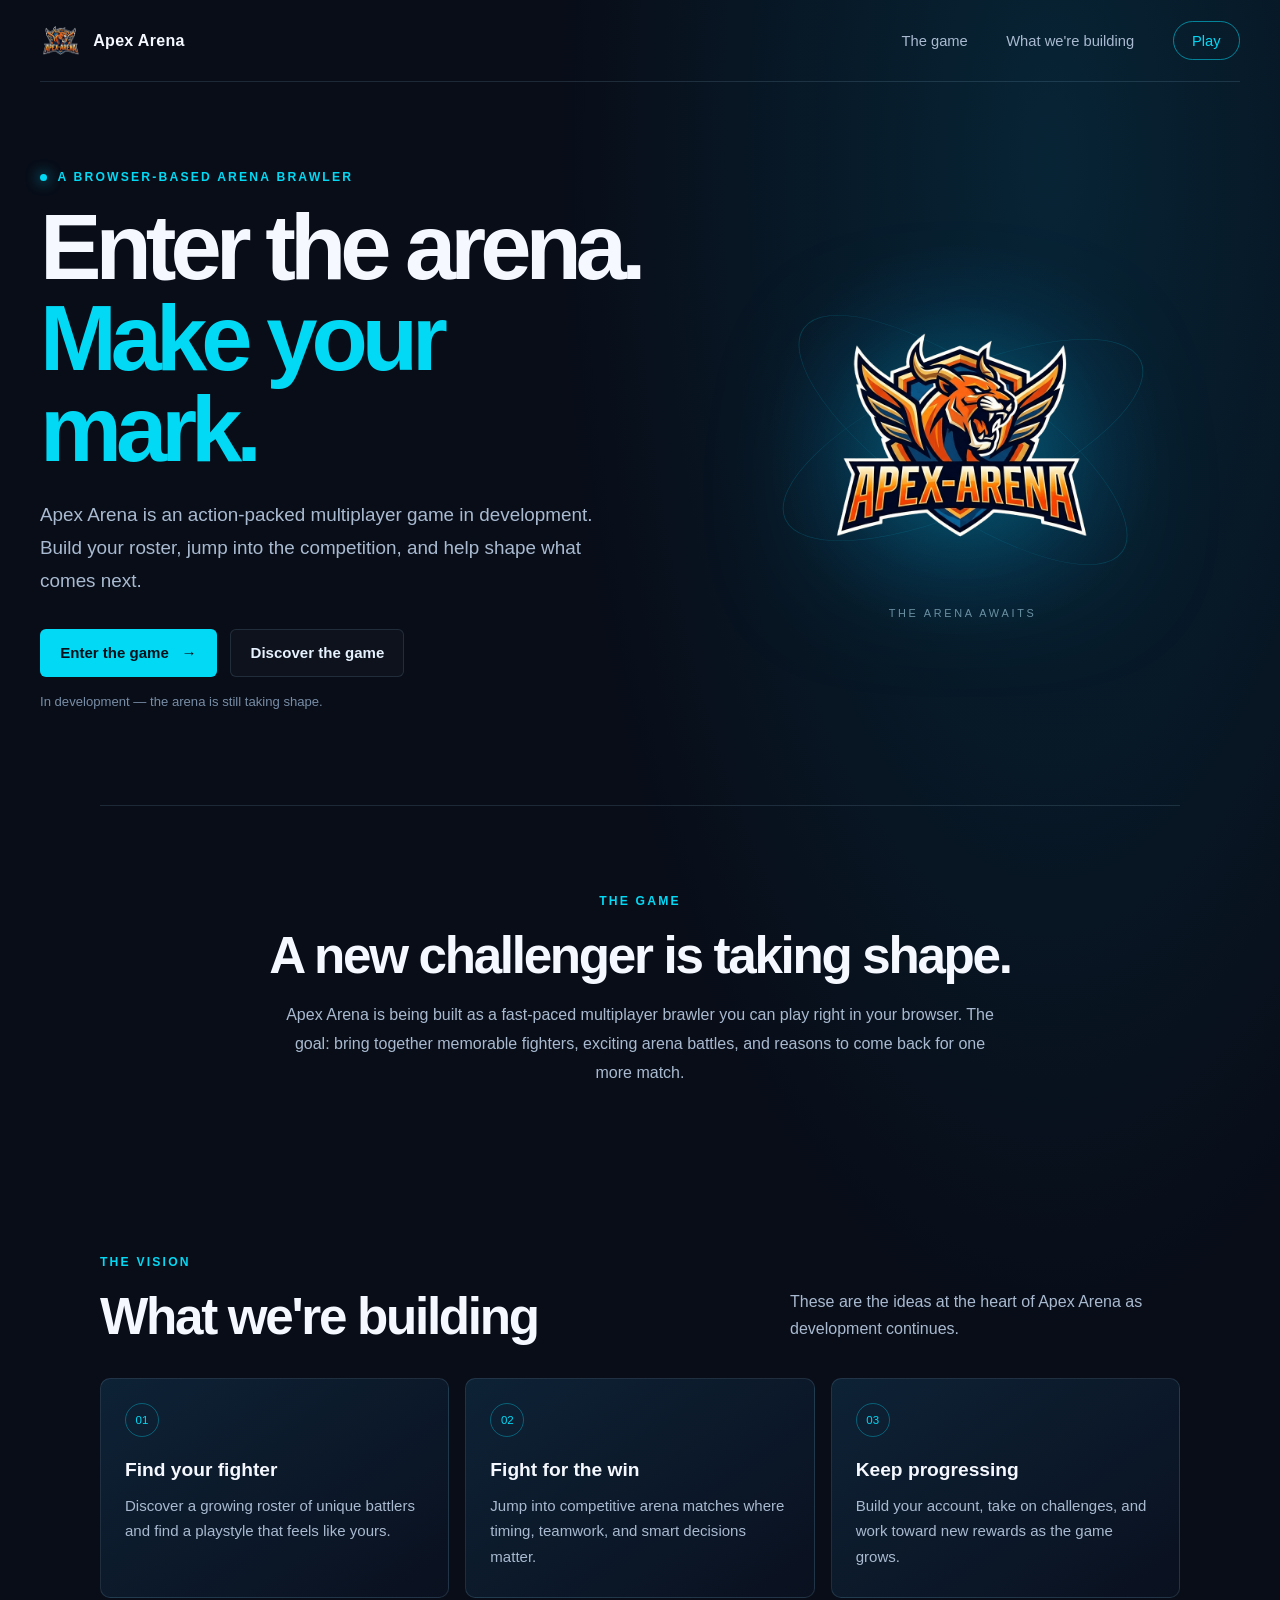
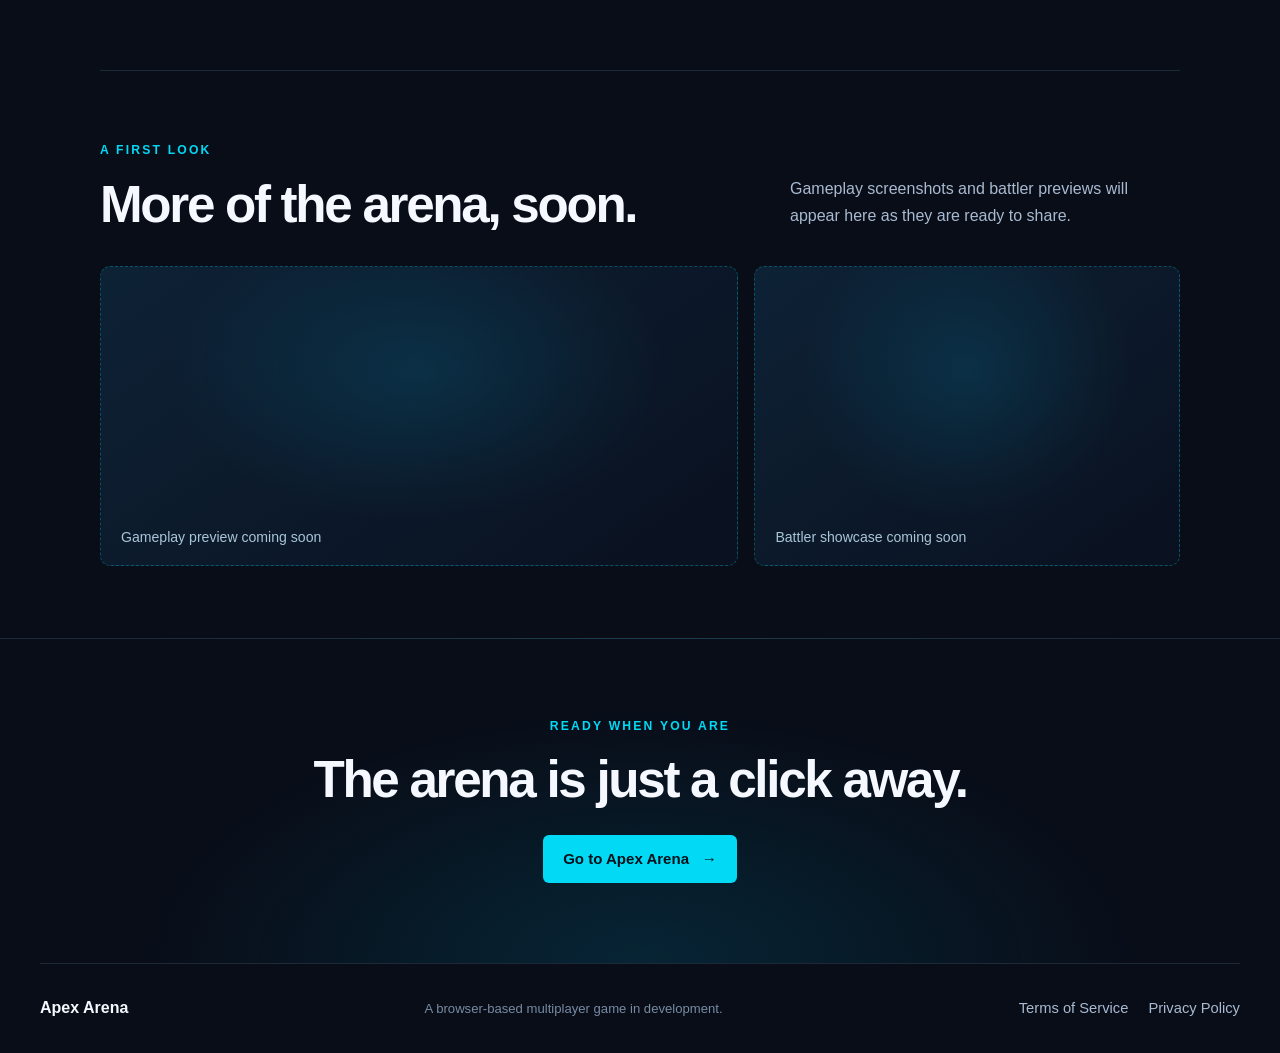
<file: about/index.html>
<!DOCTYPE html>
<html lang="en">
<head>
    <meta charset="UTF-8">
    <meta name="viewport" content="width=device-width, initial-scale=1">
    <meta name="theme-color" content="#0d111f">
    <meta name="description" content="Discover Apex Arena, a multiplayer arena brawler being built for the browser.">
    <title>About Apex Arena</title>
    <link rel="icon" type="image/svg+xml" href="../assets/icons/apex-arena.svg">
    <link rel="stylesheet" href="../css/about.css">
</head>
<body>
    <header class="site-header">
        <a class="brand" href="./" aria-label="Apex Arena home">
            <img src="../assets/icons/apex-arena.png" alt="">
            <span>Apex Arena</span>
        </a>
        <nav aria-label="Main navigation">
            <a href="#about">The game</a>
            <a href="#features">What we're building</a>
            <a class="nav-play" href="../">Play</a>
        </nav>
    </header>

    <main>
        <section class="hero" aria-labelledby="hero-title">
            <div class="hero-copy">
                <p class="eyebrow"><span aria-hidden="true"></span> A browser-based arena brawler</p>
                <h1 id="hero-title">Enter the arena.<br><span>Make your mark.</span></h1>
                <p class="hero-description">
                    Apex Arena is an action-packed multiplayer game in development.
                    Build your roster, jump into the competition, and help shape what comes next.
                </p>
                <div class="hero-actions">
                    <a class="button button-primary" href="../">Enter the game <span aria-hidden="true">→</span></a>
                    <a class="button button-secondary" href="#features">Discover the game</a>
                </div>
                <p class="development-note">In development — the arena is still taking shape.</p>
            </div>
            <div class="hero-art" role="img" aria-label="Apex Arena game emblem">
                <div class="orbit orbit-one"></div>
                <div class="orbit orbit-two"></div>
                <img src="../assets/icons/apex-arena.png" alt="">
                <span class="art-caption">THE ARENA AWAITS</span>
            </div>
        </section>

        <section class="intro section-wrap" id="about" aria-labelledby="about-title">
            <p class="eyebrow">The game</p>
            <h2 id="about-title">A new challenger is taking shape.</h2>
            <p>
                Apex Arena is being built as a fast-paced multiplayer brawler you can play
                right in your browser. The goal: bring together memorable fighters, exciting
                arena battles, and reasons to come back for one more match.
            </p>
        </section>

        <section class="features section-wrap" id="features" aria-labelledby="features-title">
            <div class="section-heading">
                <div>
                    <p class="eyebrow">The vision</p>
                    <h2 id="features-title">What we're building</h2>
                </div>
                <p>These are the ideas at the heart of Apex Arena as development continues.</p>
            </div>
            <div class="feature-grid">
                <article class="feature-card">
                    <span class="feature-number">01</span>
                    <h3>Find your fighter</h3>
                    <p>Discover a growing roster of unique battlers and find a playstyle that feels like yours.</p>
                </article>
                <article class="feature-card">
                    <span class="feature-number">02</span>
                    <h3>Fight for the win</h3>
                    <p>Jump into competitive arena matches where timing, teamwork, and smart decisions matter.</p>
                </article>
                <article class="feature-card">
                    <span class="feature-number">03</span>
                    <h3>Keep progressing</h3>
                    <p>Build your account, take on challenges, and work toward new rewards as the game grows.</p>
                </article>
            </div>
        </section>

        <section class="preview-section section-wrap" aria-labelledby="preview-title">
            <div class="section-heading">
                <div>
                    <p class="eyebrow">A first look</p>
                    <h2 id="preview-title">More of the arena, soon.</h2>
                </div>
                <p>Gameplay screenshots and battler previews will appear here as they are ready to share.</p>
            </div>
            <div class="preview-grid" aria-label="Gameplay previews coming soon">
                <div class="preview-card preview-main"><span>Gameplay preview coming soon</span></div>
                <div class="preview-card preview-side"><span>Battler showcase coming soon</span></div>
            </div>
        </section>

        <section class="closing-cta" aria-labelledby="closing-title">
            <p class="eyebrow">Ready when you are</p>
            <h2 id="closing-title">The arena is just a click away.</h2>
            <a class="button button-primary" href="../">Go to Apex Arena <span aria-hidden="true">→</span></a>
        </section>
    </main>

    <footer class="site-footer">
        <a class="footer-brand" href="./">Apex Arena</a>
        <p>A browser-based multiplayer game in development.</p>
        <nav aria-label="Legal">
            <a href="../terms-of-service/">Terms of Service</a>
            <a href="../privacy-policy/">Privacy Policy</a>
        </nav>
    </footer>
</body>
</html>
</file>
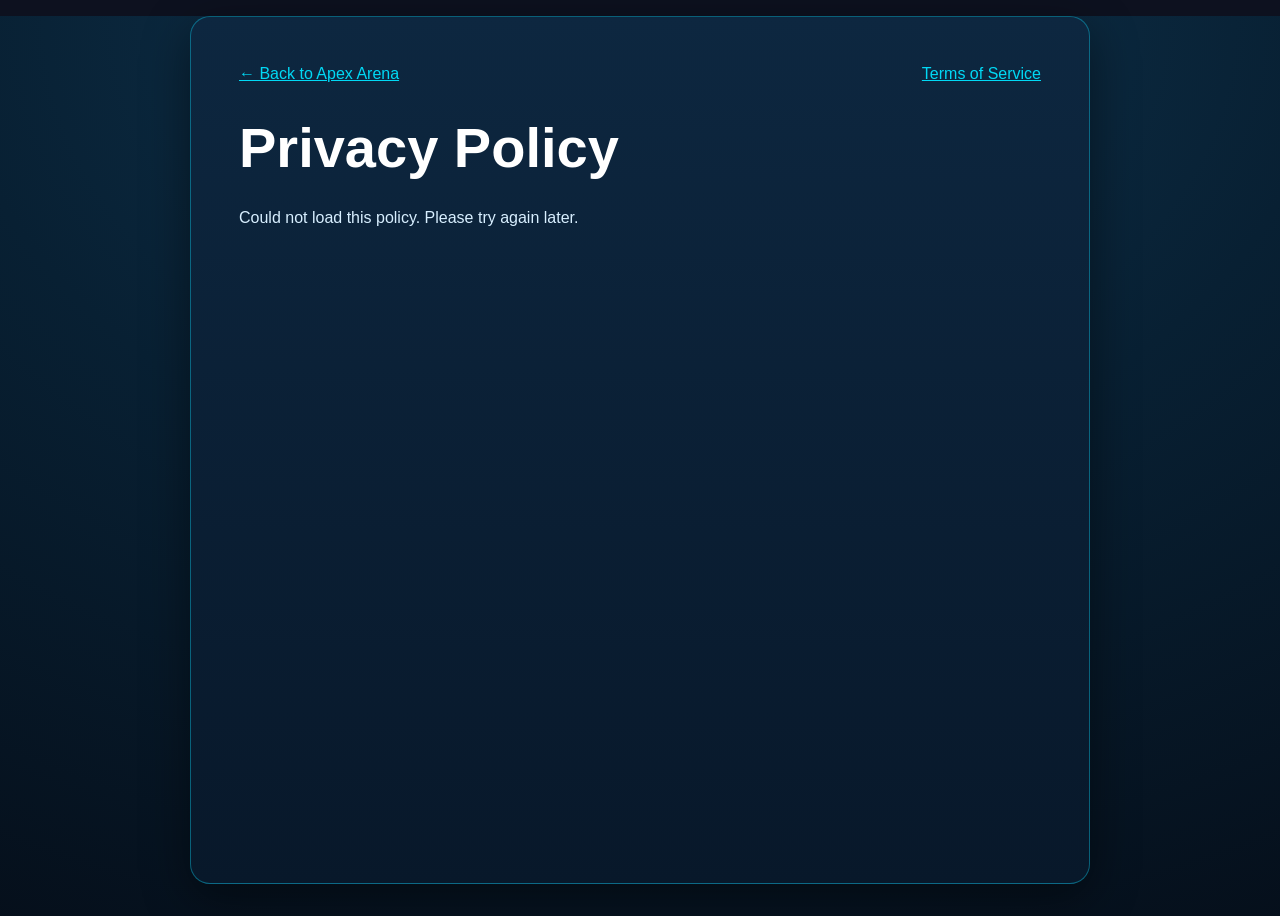
<file: privacy-policy/index.html>
<!DOCTYPE html>
<html lang="en">
<head>
    <meta charset="UTF-8">
    <meta name="viewport" content="width=device-width, initial-scale=1">
    <meta name="theme-color" content="#0d111f">
    <meta name="description" content="Apex Arena Privacy Policy">
    <title>Privacy Policy | Apex Arena</title>
    <link rel="icon" href="../assets/icons/favicon.ico">
    <link rel="stylesheet" href="../css/legal-policy.css">
    <script type="module" src="../js/legal-policy.js"></script>
</head>
<body>
    <main id="policy-page" data-policy-key="privacy_policy" data-policy-title="Privacy Policy">
        <nav class="policy-navigation" aria-label="Legal pages">
            <a href="../">← Back to Apex Arena</a>
            <a href="../terms-of-service/">Terms of Service</a>
        </nav>
        <h1 id="policy-title">Privacy Policy</h1>
        <p id="policy-status" role="status" aria-live="polite">Loading policy…</p>
        <article id="policy-content" class="policy-content"></article>
    </main>
</body>
</html>
</file>
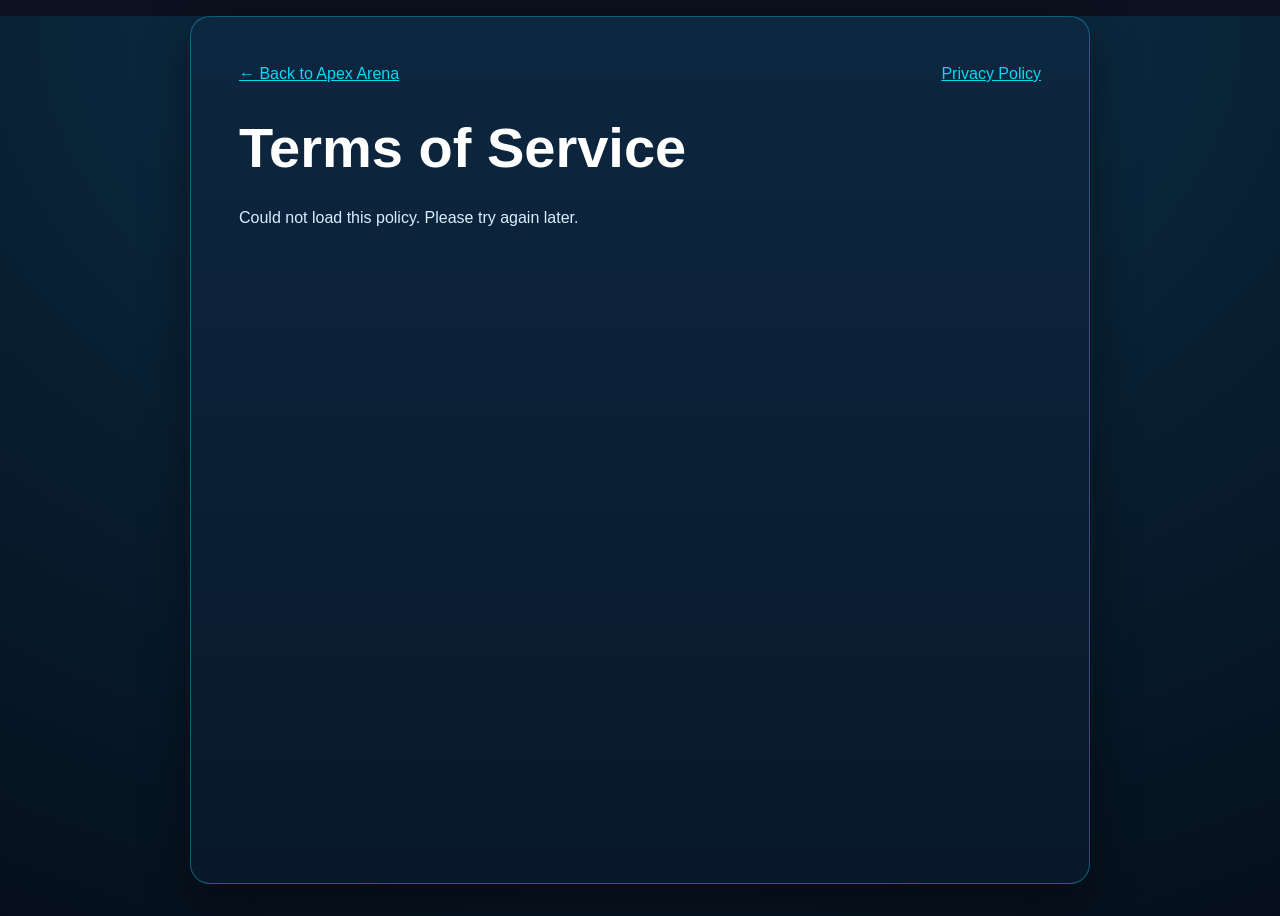
<file: terms-of-service/index.html>
<!DOCTYPE html>
<html lang="en">
<head>
    <meta charset="UTF-8">
    <meta name="viewport" content="width=device-width, initial-scale=1">
    <meta name="theme-color" content="#0d111f">
    <meta name="description" content="Apex Arena Terms of Service">
    <title>Terms of Service | Apex Arena</title>
    <link rel="icon" href="../assets/icons/favicon.ico">
    <link rel="stylesheet" href="../css/legal-policy.css">
    <script type="module" src="../js/legal-policy.js"></script>
</head>
<body>
    <main id="policy-page" data-policy-key="terms_of_service" data-policy-title="Terms of Service">
        <nav class="policy-navigation" aria-label="Legal pages">
            <a href="../">← Back to Apex Arena</a>
            <a href="../privacy-policy/">Privacy Policy</a>
        </nav>
        <h1 id="policy-title">Terms of Service</h1>
        <p id="policy-status" role="status" aria-live="polite">Loading policy…</p>
        <article id="policy-content" class="policy-content"></article>
    </main>
</body>
</html>
</file>
<file: css/about.css>
:root {
    color-scheme: dark;
    font-family: Arial, sans-serif;
    color: #f5f8ff;
    background: #080d18;
    font-synthesis: none;
    text-rendering: optimizeLegibility;
    -webkit-font-smoothing: antialiased;
    --cyan: #01d9f5;
    --muted: #a9bad0;
    --line: rgba(165, 211, 240, 0.14);
}

* {
    box-sizing: border-box;
}

html {
    scroll-behavior: smooth;
}

body {
    margin: 0;
    min-width: 320px;
    background:
        radial-gradient(ellipse at 82% 6%, rgba(0, 157, 208, 0.16), transparent 31rem),
        #080d18;
}

a {
    color: inherit;
}

.site-header {
    width: min(100% - 3rem, 1200px);
    min-height: 82px;
    margin: 0 auto;
    display: flex;
    align-items: center;
    justify-content: space-between;
    gap: 2rem;
    border-bottom: 1px solid var(--line);
}

.brand,
.site-header nav,
.site-footer nav {
    display: flex;
    align-items: center;
}

.brand {
    gap: 0.7rem;
    text-decoration: none;
    font-weight: 800;
    letter-spacing: 0.02em;
}

.brand img {
    width: 42px;
    height: 42px;
    object-fit: contain;
}

.site-header nav {
    gap: clamp(1rem, 3vw, 2.5rem);
}

.site-header nav a,
.site-footer nav a {
    color: var(--muted);
    text-decoration: none;
    font-size: 0.92rem;
    transition: color 160ms ease;
}

.site-header nav a:hover,
.site-footer nav a:hover {
    color: #fff;
}

.site-header nav .nav-play {
    padding: 0.65rem 1.15rem;
    border: 1px solid rgba(1, 217, 245, 0.55);
    border-radius: 999px;
    color: var(--cyan);
}

.hero {
    width: min(100% - 3rem, 1200px);
    min-height: 650px;
    margin: 0 auto;
    padding: 5.5rem 0 6rem;
    display: grid;
    grid-template-columns: 1.05fr 0.95fr;
    align-items: center;
    gap: 2rem;
}

.hero-copy {
    position: relative;
    z-index: 1;
}

.eyebrow {
    margin: 0 0 1.1rem;
    color: var(--cyan);
    font-size: 0.76rem;
    font-weight: 700;
    letter-spacing: 0.18em;
    text-transform: uppercase;
}

.hero .eyebrow {
    display: flex;
    align-items: center;
    gap: 0.65rem;
}

.hero .eyebrow span {
    width: 7px;
    height: 7px;
    border-radius: 50%;
    background: var(--cyan);
    box-shadow: 0 0 14px var(--cyan);
}

h1,
h2,
h3,
p {
    margin-top: 0;
}

h1 {
    margin-bottom: 1.4rem;
    font-size: clamp(3.2rem, 7.2vw, 6.4rem);
    line-height: 0.99;
    letter-spacing: -0.065em;
}

h1 span {
    color: var(--cyan);
}

.hero-description {
    max-width: 560px;
    margin-bottom: 2rem;
    color: var(--muted);
    font-size: clamp(1rem, 1.6vw, 1.18rem);
    line-height: 1.75;
}

.hero-actions {
    display: flex;
    flex-wrap: wrap;
    gap: 0.85rem;
}

.button {
    min-height: 48px;
    padding: 0.85rem 1.2rem;
    display: inline-flex;
    align-items: center;
    justify-content: center;
    gap: 0.8rem;
    border: 1px solid transparent;
    border-radius: 6px;
    text-decoration: none;
    font-size: 0.94rem;
    font-weight: 700;
    transition: transform 160ms ease, background 160ms ease, border-color 160ms ease;
}

.button:hover {
    transform: translateY(-2px);
}

.button-primary {
    color: #04111a;
    background: var(--cyan);
}

.button-primary:hover {
    background: #56eaff;
}

.button-secondary {
    border-color: var(--line);
    color: #e7f2ff;
    background: rgba(255, 255, 255, 0.025);
}

.button-secondary:hover {
    border-color: rgba(1, 217, 245, 0.5);
}

.development-note {
    margin: 1.1rem 0 0;
    color: #788da6;
    font-size: 0.82rem;
}

.hero-art {
    position: relative;
    min-height: 390px;
    display: grid;
    place-items: center;
    isolation: isolate;
}

.hero-art::before {
    position: absolute;
    z-index: -1;
    width: min(34vw, 390px);
    aspect-ratio: 1;
    border-radius: 50%;
    background: radial-gradient(circle, rgba(0, 181, 232, 0.23), rgba(0, 90, 160, 0.07) 52%, transparent 72%);
    content: "";
}

.hero-art img {
    width: clamp(180px, 24vw, 300px);
    aspect-ratio: 1;
    object-fit: contain;
    filter: drop-shadow(0 20px 70px rgba(0, 199, 255, 0.28));
}

.orbit {
    position: absolute;
    z-index: -1;
    width: min(34vw, 390px);
    aspect-ratio: 1;
    border: 1px solid rgba(1, 217, 245, 0.18);
    border-radius: 50%;
    transform: rotate(-24deg) scaleY(0.35);
}

.orbit-two {
    transform: rotate(35deg) scaleY(0.35);
}

.art-caption {
    position: absolute;
    bottom: 1rem;
    color: rgba(174, 218, 237, 0.6);
    font-size: 0.68rem;
    letter-spacing: 0.25em;
}

.section-wrap {
    width: min(100% - 3rem, 1080px);
    margin: 0 auto;
}

.intro {
    padding: 5.5rem 0 6rem;
    border-top: 1px solid var(--line);
    text-align: center;
}

.intro h2,
.section-heading h2,
.closing-cta h2 {
    margin-bottom: 1rem;
    font-size: clamp(2rem, 4vw, 3.2rem);
    letter-spacing: -0.045em;
}

.intro > p:last-child {
    max-width: 720px;
    margin: 0 auto;
    color: var(--muted);
    line-height: 1.8;
}

.features,
.preview-section {
    padding: 4.5rem 0;
}

.section-heading {
    margin-bottom: 2rem;
    display: flex;
    align-items: end;
    justify-content: space-between;
    gap: 2rem;
}

.section-heading h2 {
    margin-bottom: 0;
}

.section-heading > p {
    max-width: 390px;
    margin-bottom: 0.25rem;
    color: var(--muted);
    line-height: 1.7;
}

.feature-grid {
    display: grid;
    grid-template-columns: repeat(3, 1fr);
    gap: 1rem;
}

.feature-card {
    min-height: 220px;
    padding: 1.5rem;
    border: 1px solid var(--line);
    border-radius: 10px;
    background: linear-gradient(145deg, rgba(16, 43, 66, 0.72), rgba(11, 19, 34, 0.7));
}

.feature-number {
    width: 34px;
    height: 34px;
    margin-bottom: 1.4rem;
    display: grid;
    place-items: center;
    border: 1px solid rgba(1, 217, 245, 0.35);
    border-radius: 50%;
    color: var(--cyan);
    font-size: 0.72rem;
}

.feature-card h3 {
    margin-bottom: 0.7rem;
    font-size: 1.2rem;
}

.feature-card p {
    margin-bottom: 0;
    color: var(--muted);
    font-size: 0.94rem;
    line-height: 1.7;
}

.preview-section {
    border-top: 1px solid var(--line);
}

.preview-grid {
    min-height: 300px;
    display: grid;
    grid-template-columns: 1.5fr 1fr;
    gap: 1rem;
}

.preview-card {
    min-height: 260px;
    padding: 1.25rem;
    display: flex;
    align-items: end;
    border: 1px dashed rgba(1, 217, 245, 0.3);
    border-radius: 10px;
    background:
        radial-gradient(ellipse at 50% 35%, rgba(0, 174, 220, 0.14), transparent 55%),
        linear-gradient(145deg, rgba(16, 43, 66, 0.72), rgba(11, 19, 34, 0.7));
}

.preview-card span {
    color: #a9c5d8;
    font-size: 0.88rem;
}

.closing-cta {
    padding: 5rem 1.5rem;
    border-top: 1px solid var(--line);
    background: radial-gradient(ellipse at 50% 100%, rgba(0, 163, 205, 0.16), transparent 55%);
    text-align: center;
}

.closing-cta h2 {
    margin-bottom: 1.6rem;
}

.site-footer {
    width: min(100% - 3rem, 1200px);
    min-height: 90px;
    margin: 0 auto;
    display: flex;
    align-items: center;
    justify-content: space-between;
    gap: 1.5rem;
    border-top: 1px solid var(--line);
}

.footer-brand {
    text-decoration: none;
    font-weight: 700;
}

.site-footer p {
    margin: 0;
    color: #778ba3;
    font-size: 0.82rem;
}

.site-footer nav {
    gap: 1.25rem;
}

@media (max-width: 760px) {
    .site-header {
        width: min(100% - 2rem, 1200px);
        min-height: 72px;
    }

    .brand img {
        width: 36px;
        height: 36px;
    }

    .site-header nav {
        gap: 1rem;
    }

    .site-header nav a {
        font-size: 0.82rem;
    }

    .hero {
        width: min(100% - 2rem, 1200px);
        min-height: 0;
        padding: 4.5rem 0 3.5rem;
        grid-template-columns: 1fr;
    }

    .hero-art {
        min-height: 280px;
    }

    .hero-art::before,
    .orbit {
        width: min(70vw, 340px);
    }

    .hero-art img {
        width: clamp(165px, 48vw, 250px);
    }

    .section-wrap {
        width: min(100% - 2rem, 1080px);
    }

    .intro {
        padding: 4rem 0;
    }

    .section-heading {
        align-items: start;
        flex-direction: column;
        gap: 1rem;
    }

    .feature-grid {
        grid-template-columns: 1fr;
    }

    .feature-card {
        min-height: 0;
    }

    .feature-number {
        margin-bottom: 1rem;
    }

    .preview-grid {
        grid-template-columns: 1fr;
    }

    .preview-card {
        min-height: 210px;
    }

    .site-footer {
        width: min(100% - 2rem, 1200px);
        padding: 1.5rem 0;
        align-items: start;
        flex-direction: column;
    }
}

@media (max-width: 430px) {
    .site-header {
        gap: 0.75rem;
    }

    .brand {
        gap: 0.4rem;
        font-size: 0.9rem;
    }

    .brand img {
        width: 30px;
        height: 30px;
    }

    .site-header nav {
        gap: 0.7rem;
    }

    .site-header nav a {
        font-size: 0.75rem;
    }

    .site-header nav .nav-play {
        padding: 0.5rem 0.8rem;
    }

    h1 {
        font-size: clamp(2.7rem, 14vw, 3.5rem);
    }

    .site-footer nav {
        flex-wrap: wrap;
    }
}

@media (prefers-reduced-motion: reduce) {
    html {
        scroll-behavior: auto;
    }

    *,
    *::before,
    *::after {
        transition-duration: 0.01ms !important;
    }
}
</file>
<file: css/legal-policy.css>
:root {
    color-scheme: dark;
    font-family: Arial, sans-serif;
    background: #0d111f;
    color: #fff;
}

* {
    box-sizing: border-box;
}

body {
    margin: 0;
    min-height: 100vh;
    background: radial-gradient(120% 120% at 50% 0%, #0f3550 0%, #082033 45%, #050d18 100%);
}

#policy-page {
    width: min(100% - 2rem, 900px);
    min-height: calc(100vh - 2rem);
    margin: 1rem auto;
    padding: clamp(1.25rem, 4vw, 3rem);
    border: 1px solid rgba(10, 204, 238, 0.4);
    border-radius: 20px;
    background: linear-gradient(180deg, #0d2740 0%, #08182a 100%);
    box-shadow: 0 14px 48px rgba(0, 0, 0, 0.45);
}

.policy-navigation {
    display: flex;
    flex-wrap: wrap;
    justify-content: space-between;
    gap: 1rem;
}

a {
    color: #01d9f5;
}

h1 {
    margin: 2rem 0 1.5rem;
    font-size: clamp(2rem, 5vw, 3.5rem);
}

#policy-status,
.policy-content {
    color: #d8efff;
    line-height: 1.7;
}

.policy-content {
    overflow-wrap: anywhere;
}

.policy-content :first-child {
    margin-top: 0;
}
</file>
